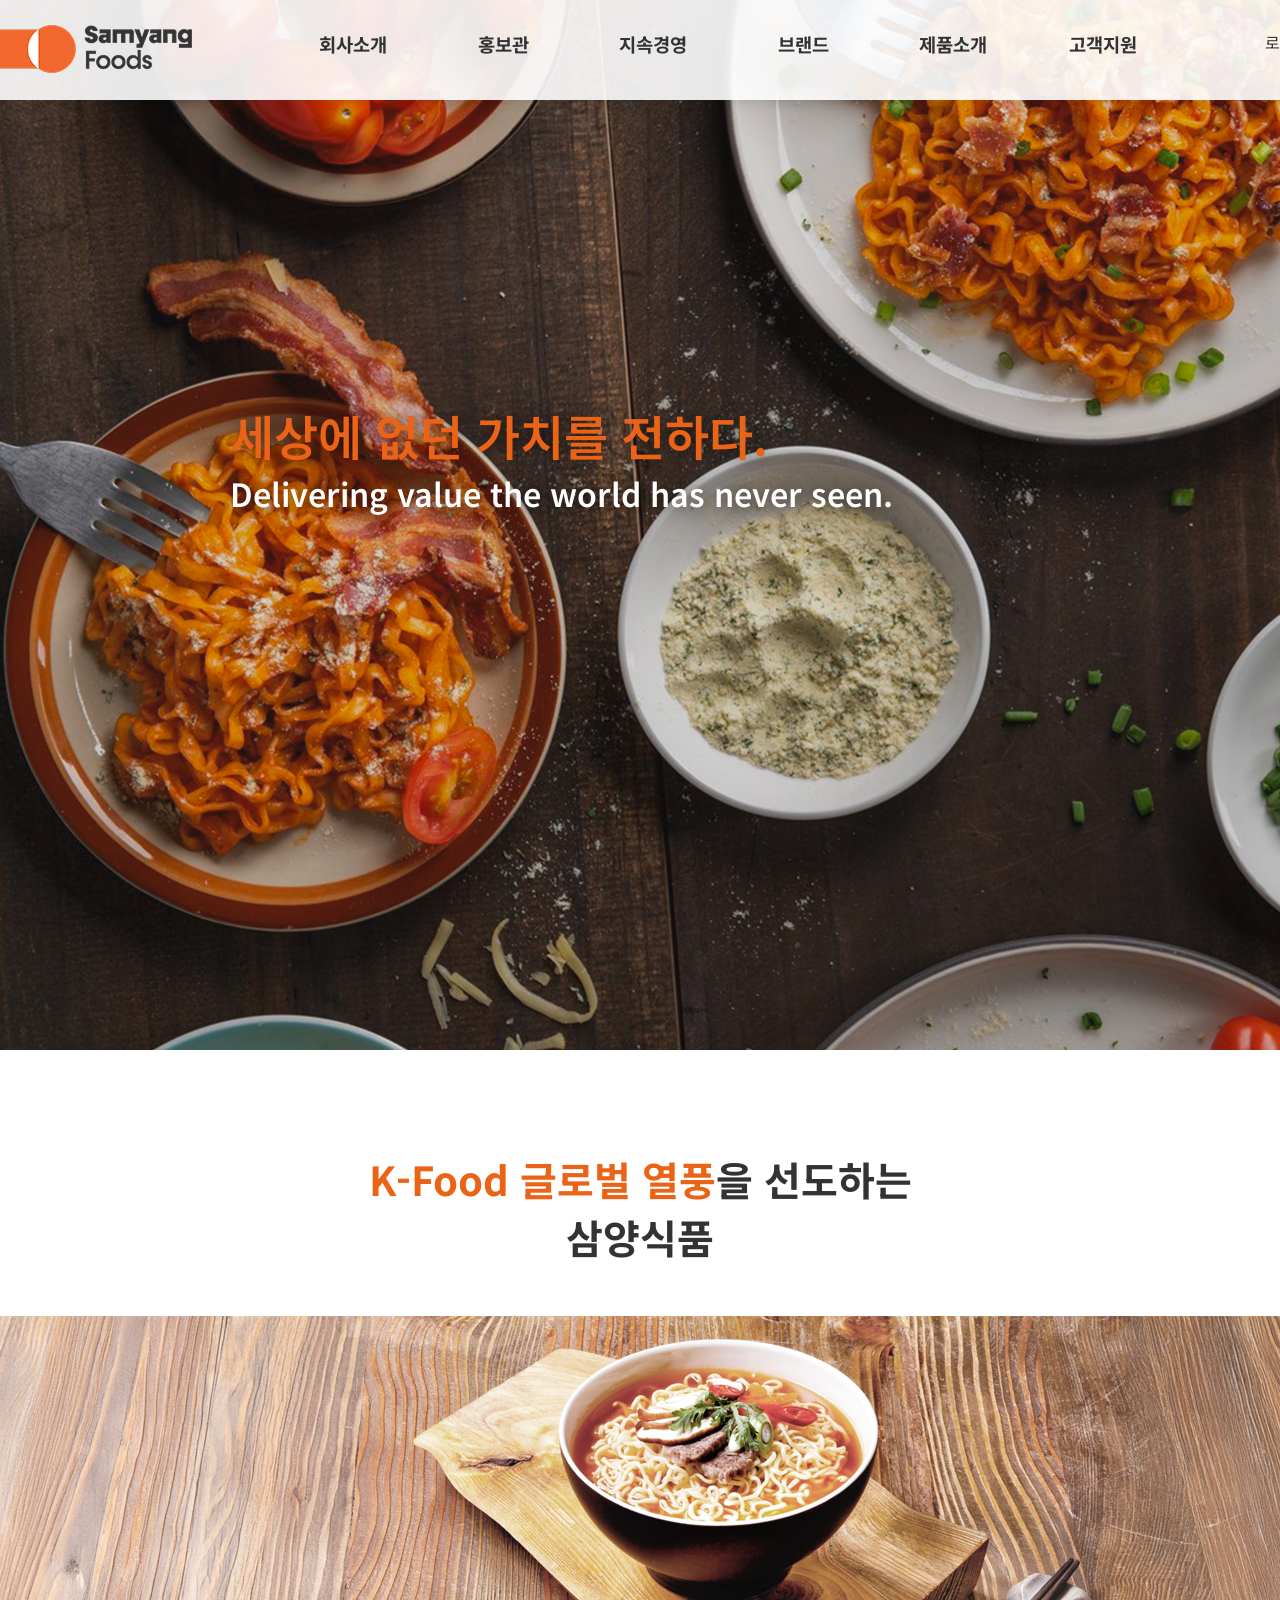
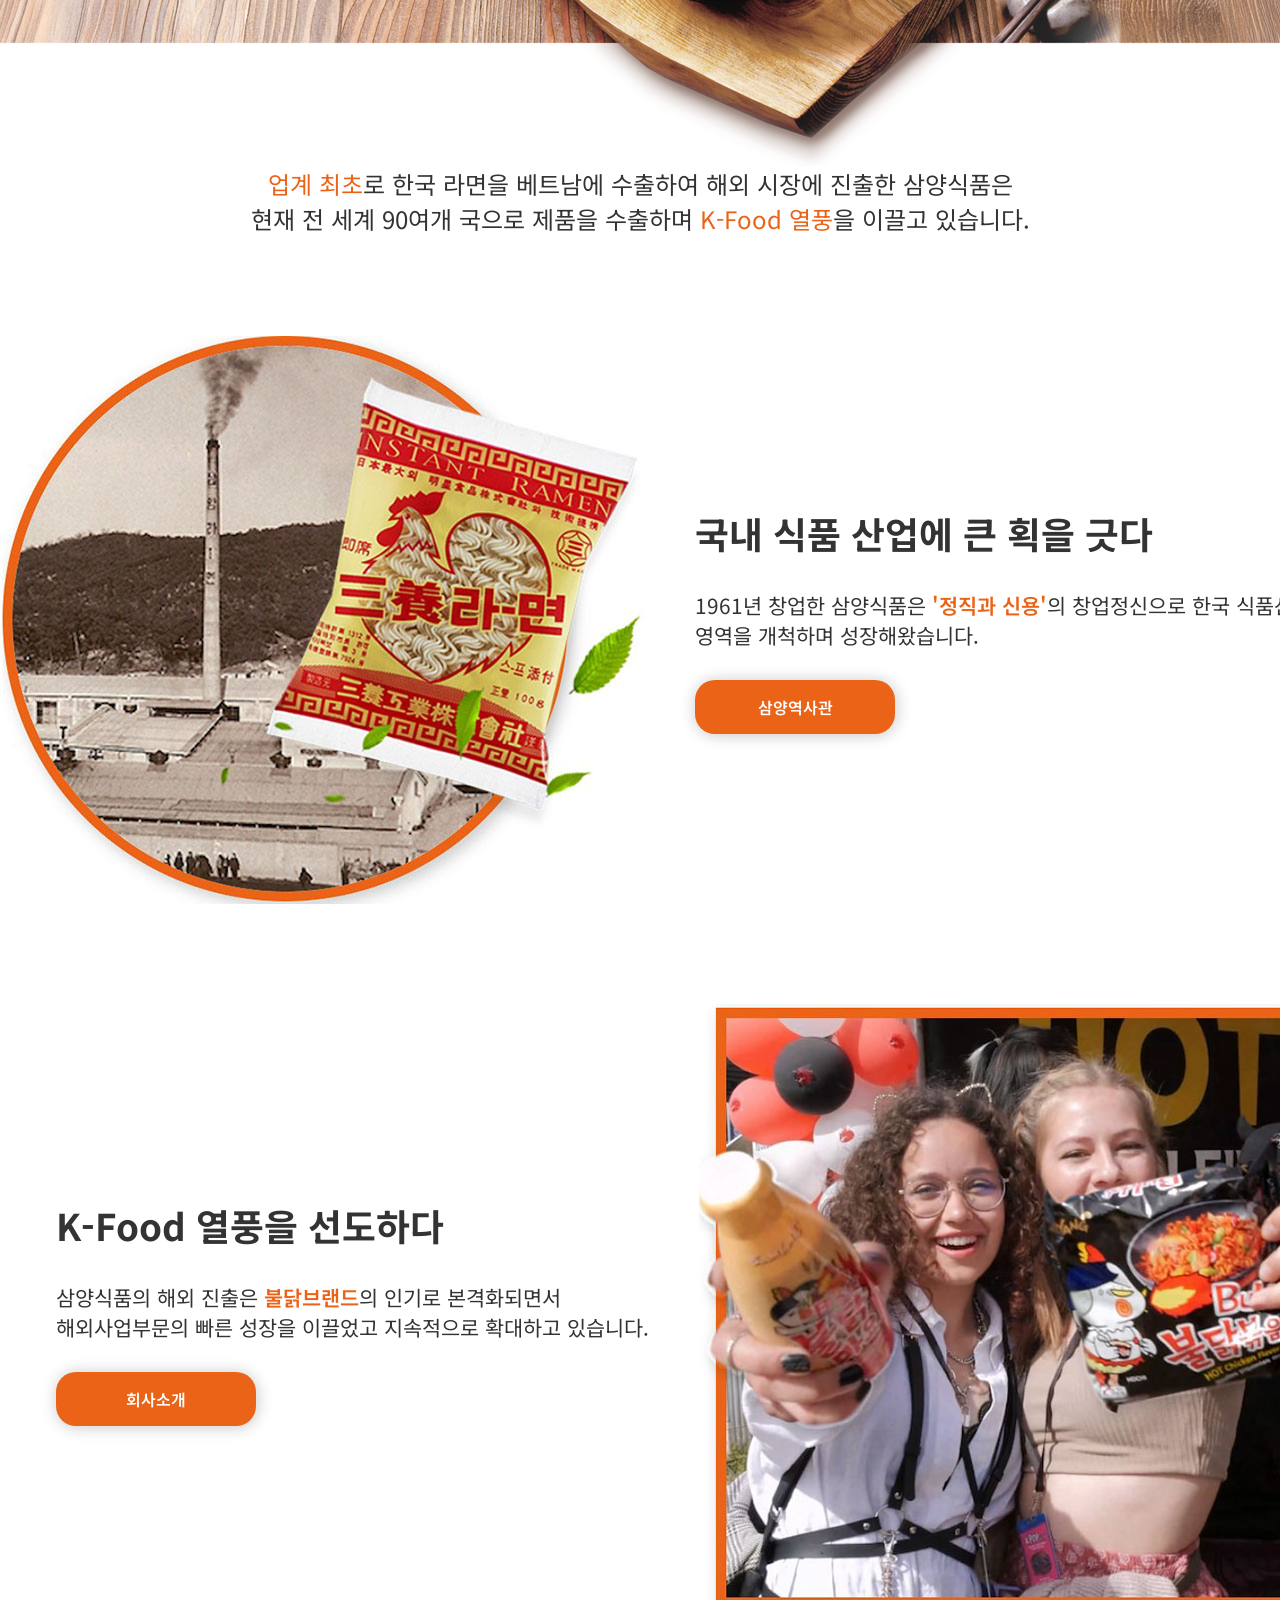
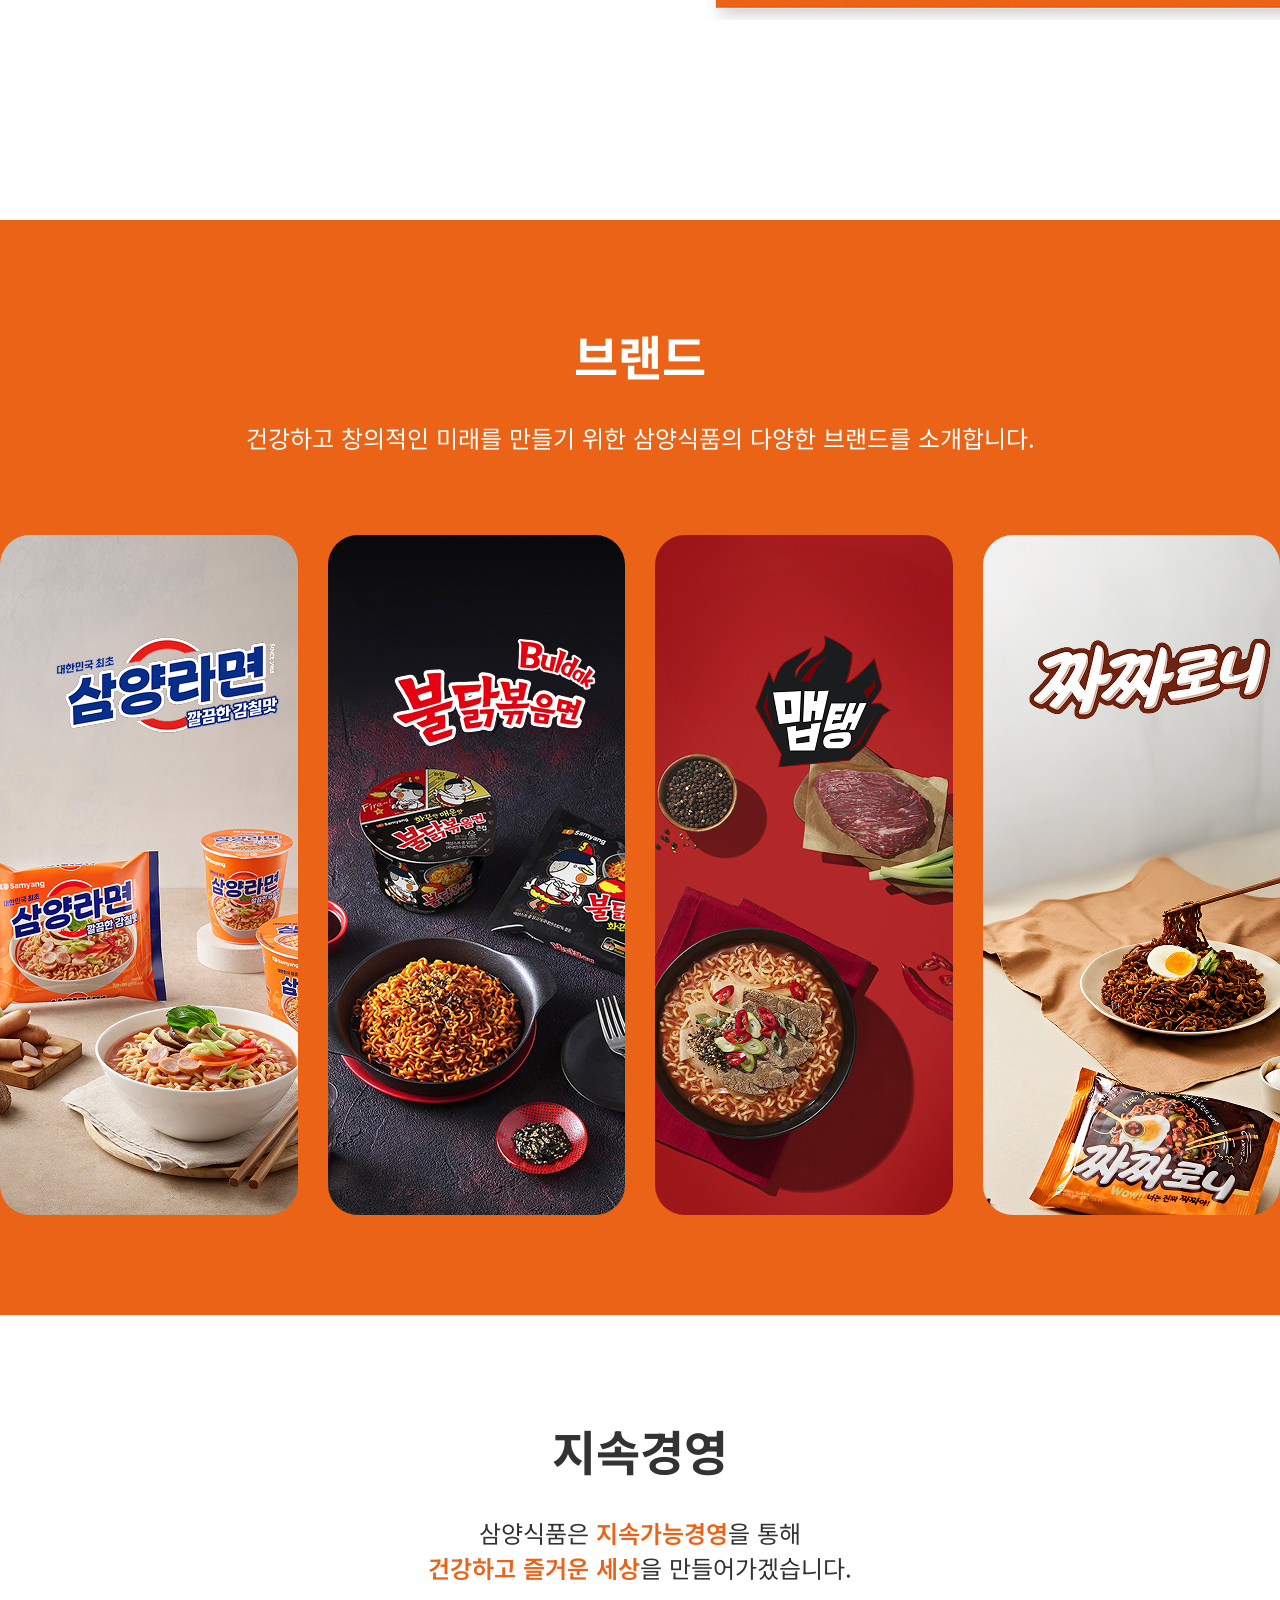
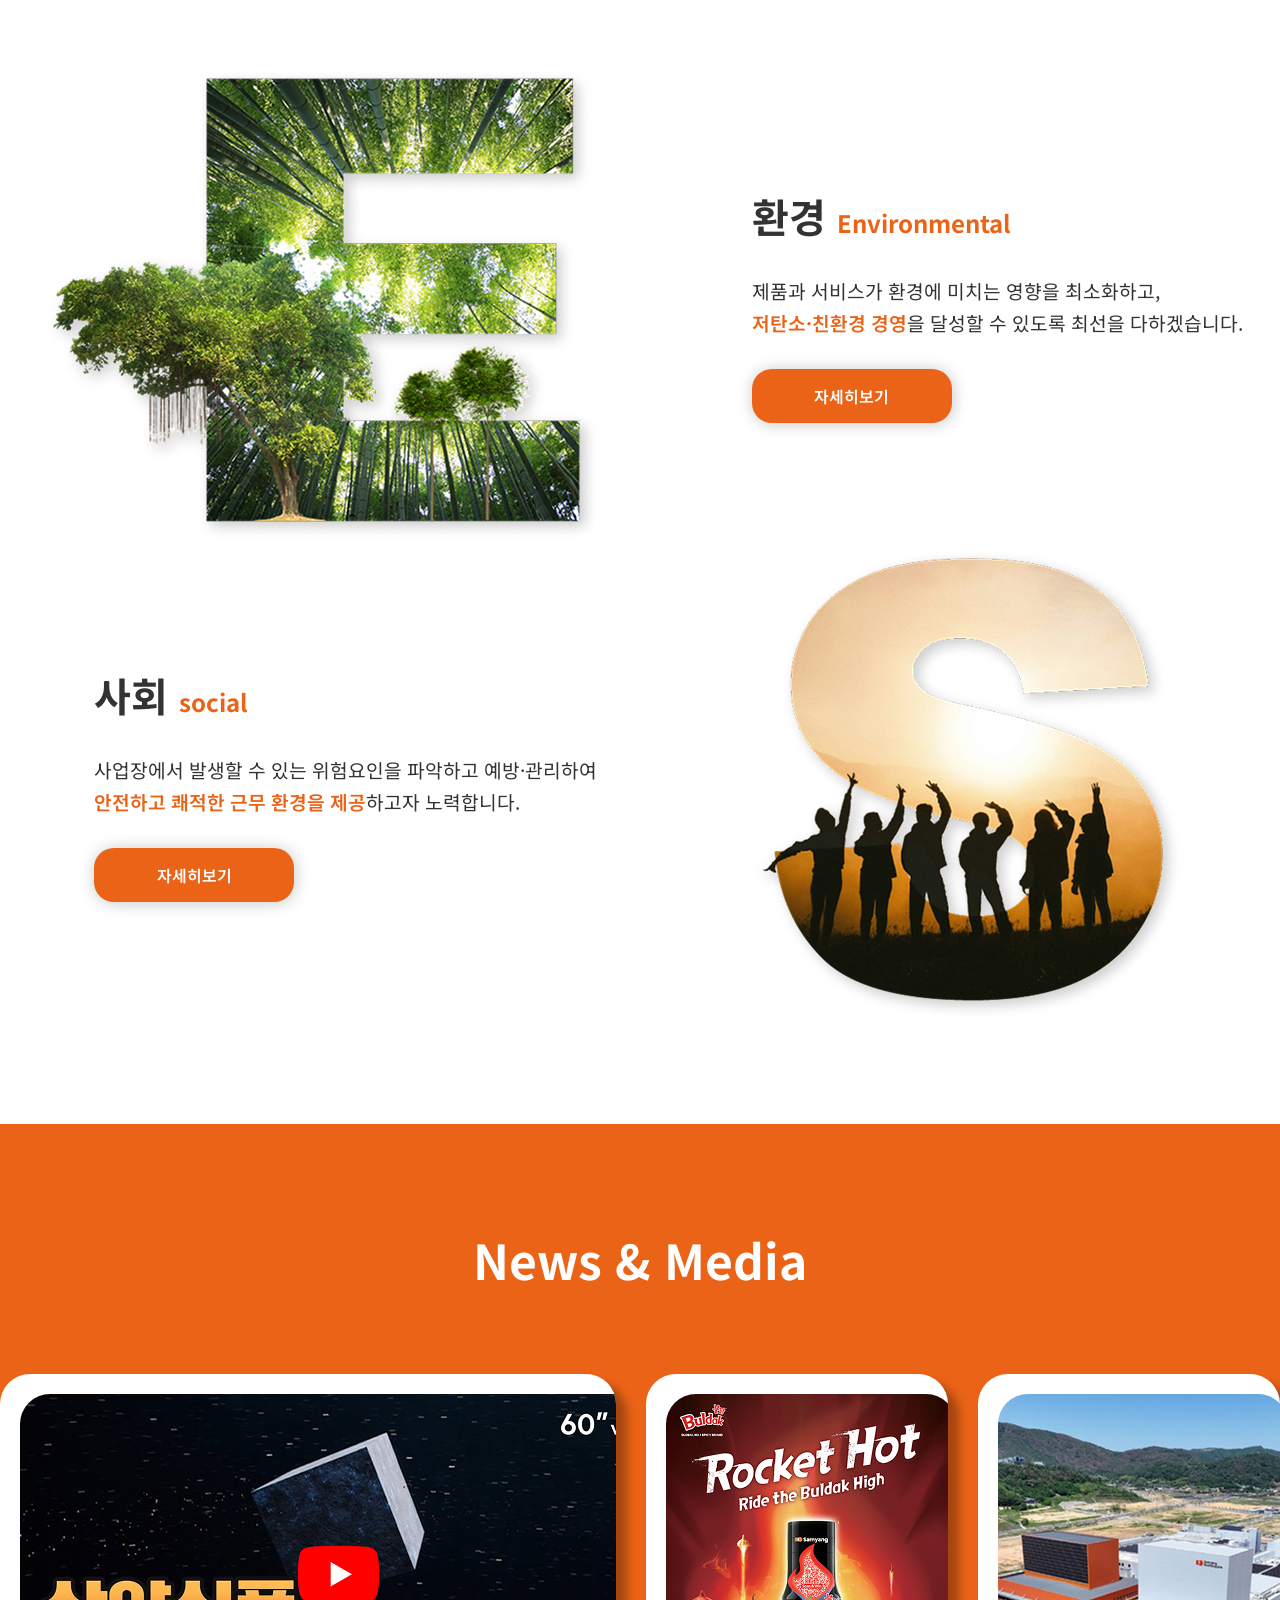
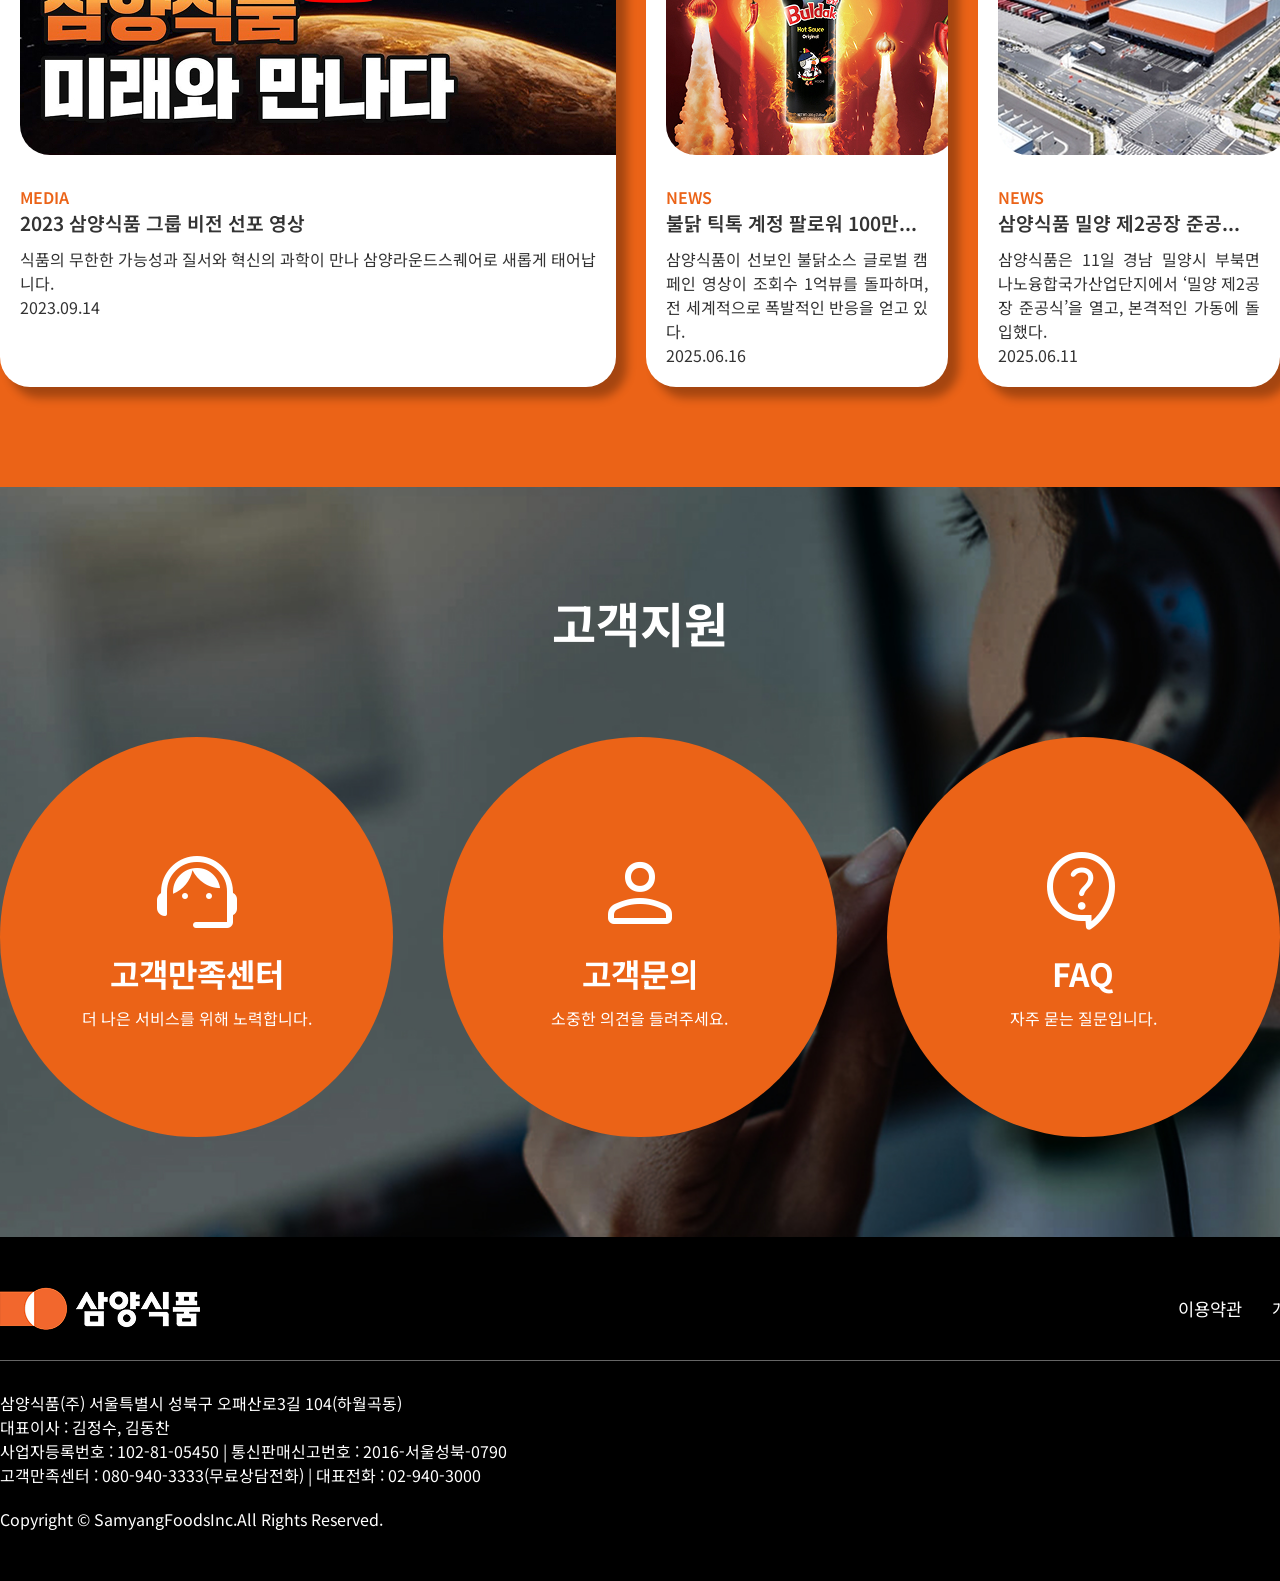
<file: index.html>
<!DOCTYPE html>
<html lang="ko">
<head>
    <meta charset="UTF-8">
    <meta name="viewport" content="width=device-width, initial-scale=1.0">
    <title>삼양식품</title>
    <link rel="stylesheet" href="https://fonts.googleapis.com/css2?family=Material+Symbols+Rounded:opsz,wght,FILL,GRAD@20..48,100..700,0..1,-50..200&icon">
    <link rel="stylesheet" href="./css/common.css">
    <link rel="stylesheet" href="./css/main.css">
</head>
<body>
    <div id="wrap">
        <!-- 헤더영역 -->
        <header id="headerArea">
            <div class="header_inner">
               <h1 class="logo"><a href="./index.html">삼양식품 로고</a></h1>
               <nav id="gnb">
                    <h2 class="hidden">글로벌내비게이션</h2>
                    <ul>
                        <li><h3><a href="#">회사소개</a></h3></li>
                        <li><h3><a href="#">홍보관 </a></h3></li>
                        <li><h3><a href="#">지속경영</a></h3></li>
                        <li><h3><a href="#">브랜드</a></h3></li>
                        <li><h3><a href="#">제품소개</a></h3></li>
                        <li><h3><a href="#">고객지원</a></h3></li>
                    </ul>
                </nav>
                <ul class="top_menu">
                    <li><a href="#">로그인</a></li>
                    <li><a href="#">회원가입</a></li>
                </ul>
            </div>
        </header>

        <!-- 비주얼영역 -->
        <div class="visual">
           <img src="./images/visual_1.jpg" alt="">
           <p>
                <span>세상에 없던 가치를 전하다.</span><br>
                Delivering value the world has never seen. 
           </p>
        </div>

        <!-- 본분영역 -->
        <article id="content">
            <h2 class="hidden">본문콘텐츠영역</h2>
            <!-- 회사소개 -->
            <section class="intro">
                <h3><span>K-Food 글로벌 열풍</span>을 선도하는<br>삼양식품</h3>
                <div class="intro_img"><img src="./images/introduction_top.png" alt=""></div>
                <p class="intro_text">
                    <span>업계 최초</span>로 한국 라면을 베트남에 수출하여 해외 시장에 진출한 삼양식품은<br>
                    현재 전 세계 90여개 국으로 제품을 수출하며 <span>K-Food 열풍</span>을 이끌고 있습니다.
                </p>
                <ul>
                    <li>
                        <div>
                            <img src="./images/inrto_1.jpg" alt="">
                        </div>
                        <div class="intro_1_text">
                            <h4>국내 식품 산업에 큰 획을 긋다</h4>
                            <p>1961년 창업한 삼양식품은 <span>'정직과 신용'</span>의 창업정신으로 한국 식품산업의 새로운 영역을 개척하며 성장해왔습니다.</p>
                            <a href="#" class="btn_more">삼양역사관</a>
                        </div>
                    </li>
                    <li>
                        <div class="intro_2_text">
                            <h4>K-Food 열풍을 선도하다</h4>
                            <p>삼양식품의 해외 진출은 <span>불닭브랜드</span>의 인기로 본격화되면서 <br>
                                해외사업부문의 빠른 성장을 이끌었고 지속적으로 확대하고 있습니다.</p>
                            <a href="#" class="btn_more">회사소개</a>
                        </div>
                        <div>
                            <img src="./images/inrto_2.jpg" alt="">
                        </div>
                    </li>
                </ul>
            </section> 

            <!-- 브랜드 -->
            <section class="brand">
                <h3>브랜드</h3>
                <p class="brand_text">건강하고 창의적인 미래를 만들기 위한 삼양식품의 다양한 브랜드를 소개합니다.</p>
                <ul>
                    <li>
                        <img src="./images/brand_background_1.jpg" alt="">
                        <div>
                            <h4><img src="./images/brand_logo_1.png" alt="삼양라면"></h4>
                            <p>라면의 원조, 삼양라면은<br>기본에 충실한 삼양의 대표 브랜드입니다.</p>
                            <a href="#" class="btn_more">더보기</a>
                        </div>
                    </li>
                    <li>
                        <img src="./images/brand_background_2.jpg" alt="">
                        <div>
                            <h4><img src="./images/brand_logo_2.png" alt="불닭볶음면"></h4>
                            <p>불닭 브랜드가 가야할 성장의 모습은<br>'Global No.1 Spicy Brand' 입니다.</p>
                            <a href="#" class="btn_more">더보기</a>
                        </div>
                    </li>
                    <li>
                        <img src="./images/brand_background_3.jpg" alt="">
                        <div>
                            <h4><img src="./images/brand_logo_3.png" alt="맵탱"></h4>
                            <p>맵콤한 국물이 필요한 순간 맵탱!<br>다채로운 매운맛의 국물 라면입니다.</p>
                            <a href="#" class="btn_more">더보기</a>
                        </div>
                    </li>
                    <li>
                        <img src="./images/brand_background_4.jpg" alt="">
                        <div class="brand_overlay">
                            <h4><img src="./images/brand_logo_4.png" alt="짜짜로니"></h4>
                            <p>1970년, 삼양 짜장면을 시작으로<br>지금까지 이어지는 삼양의 짜장 맛입니다.</p>
                            <a href="#" class="btn_more">더보기</a>
                        </div>
                    </li>
                </ul>
            </section> 

            <!-- 지속경영 -->
            <section class="business">
                <h3>지속경영</h3>
                <p class="business_text">삼양식품은 <span>지속가능경영</span>을 통해<br><span>건강하고 즐거운 세상</span>을 만들어가겠습니다.</p>
                <ul>
                    <li>
                        <img src="./images/business_1.png" alt="">
                        <div>
                            <h4>환경 <span>Environmental</span></h4>
                            <p>제품과 서비스가 환경에 미치는 영향을 최소화하고,<br><span>저탄소&middot;친환경 경영</span>을 달성할 수 있도록 최선을 다하겠습니다.</p>
                            <a href="#" class="btn_more">자세히보기</a>
                        </div>
                    </li>
                    <li>
                        <div>
                            <h4>사회 <span>social </span></h4>
                            <p>사업장에서 발생할 수 있는 위험요인을 파악하고 예방&middot;관리하여<br><span>안전하고 쾌적한 근무 환경을 제공</span>하고자 노력합니다.</p>
                            <a href="#" class="btn_more">자세히보기</a>
                        </div>
                        <img src="./images/business_2.png" alt="">
                    </li>
                </ul>
            </section> 

            <!-- News & Media 섹션 -->
            <section class="news_media">
                <h3>News &amp; Media</h3>
                <ul>
                    <li>
                        <a href="#">
                            <img src="./images/media_thumbnail.jpg" alt="">
                            <dl>
                                <dt><span>MEDIA</span>2023 삼양식품 그룹 비전 선포 영상</dt>
                                <dd>식품의 무한한 가능성과 질서와 혁신의 과학이 만나 삼양라운드스퀘어로 새롭게 태어납니다.</dd>
                                <dd>2023.09.14</dd>
                            </dl>
                        </a>
                    </li>
                    <li>
                        <a href="#">
                            <img src="./images/news1_thumbnail.jpg" alt="">
                            <dl>
                                <dt><span>NEWS</span>불닭 틱톡 계정 팔로워 100만...</dt>
                                <dd>삼양식품이 선보인 불닭소스 글로벌 캠페인 영상이 조회수 1억뷰를 돌파하며, 전 세계적으로 폭발적인 반응을 얻고 있다.</dd>
                                <dd>2025.06.16</dd>
                            </dl>
                        </a>
                    </li>
                    <li>
                        <a href="#">
                            <img src="./images/news2_thumbnail.jpg" alt="">
                            <dl>
                                <dt><span>NEWS</span>삼양식품 밀양 제2공장 준공...</dt>
                                <dd>삼양식품은 11일 경남 밀양시 부북면 나노융합국가산업단지에서 ‘밀양 제2공장 준공식’을 열고, 본격적인 가동에 돌입했다.</dd>
                                <dd>2025.06.11</dd>
                            </dl>
                        </a>
                    </li>
                </ul>
            </section>

            <!-- 고객지원 섹션 -->
            <section class="support">
                <h3>고객지원</h3>
                <ul>
                    <li>
                        <a href="#">
                            <span class="material-symbols-rounded">support_agent</span>
                            <h4>고객만족센터</h4>
                            <p>더 나은 서비스를 위해 노력합니다.</p>
                        </a>
                    </li>
                    <li>
                        <a href="#">
                            <span class="material-symbols-rounded">person</span>
                            <h4>고객문의</h4>
                            <p>소중한 의견을 들려주세요.</p>
                        </a>  
                    </li>
                    <li>
                        <a href="#">
                            <span class="material-symbols-rounded">contact_support</span>
                            <h4>FAQ</h4>
                            <p>자주 묻는 질문입니다.</p>
                        </a>
                    </li>
                </ul>
            </section>
        </article>

        <!-- 푸터영역 -->
        <footer id="footerArea">
            <div class="footer_inner">
                <div class="footer_top">
                    <img src="./images/logo_bottom.png" alt="삼양식품하단로고">
                    <ul class="bottom_menu">
                        <li><a href="#">이용약관</a></li>
                        <li><a href="#">개인정보처리방침</a></li>
                    </ul>
                </div>

                <address>
                    삼양식품(주) 서울특별시 성북구 오패산로3길 104(하월곡동)<br>
                    대표이사 : 김정수, 김동찬<br>
                    사업자등록번호 : 102-81-05450 | 통신판매신고번호 : 2016-서울성북-0790<br>
                    고객만족센터 : 080-940-3333(무료상담전화) | 대표전화 : 02-940-3000
                </address>
                <p>Copyright &copy; SamyangFoodsInc.All Rights Reserved.</p>
            </div>
        </footer>
    </div>
</body>
</html>
</file>
<file: css/common.css>
@import url('https://fonts.googleapis.com/css2?family=Noto+Sans+KR:wght@100..900&display=swap');
@import url('https://fonts.googleapis.com/css2?family=Roboto:wght@100..900&display=swap');
/* font-family: "Noto Sans KR", sans-serif; */
/* font-family: "Roboto", sans-serif; */


*{margin: 0; padding: 0;}
html{font-size: 16px;}
body{color: #333; font-family: "Noto Sans KR", sans-serif;}
ul,ol{list-style: none;}
img{border: 0; vertical-align: top;}
a{color: #333; text-decoration: none;display: block;}
address{font-style: normal}
.hidden{display: block; position: absolute;
  left: -1000%; width: 1px; height: 1px;
  overflow: hidden; color: #fff}
.material-symbols-outlined {
  font-variation-settings:
  'FILL' 0,
  'wght' 400,
  'GRAD' 0,
  'opsz' 24
}
</file>
<file: css/main.css>
#wrap{width: 100%; overflow: hidden;}

/* 공통 */
.btn_more{
    width: 200px;
    text-align: center;
    color: #fff;
    background:#EB6317;
    font-size: 1rem;
    font-weight: 600;
    padding:15px 0;
    border-radius: 20px;
    box-shadow: 1px 1px 15px 1px rgba(0, 0, 0, 0.2);
    transition: all .5s ease-out;
}
.btn_more:hover{color: #EB6317; background: #fff;}

/* 헤더 영역 */
#headerArea{
    background: rgba(255,255,255,.9);
    box-shadow:0px 1px 10px 1px rgba(0, 0, 0, 0.1);
    width: 100%;
    height: 100px;
    overflow: hidden;
    position: fixed;
    z-index: 100;
}
#headerArea .header_inner {
    width: 1400px;
    margin: 0 auto;
    display: flex;
    justify-content: space-between;
}
#headerArea .logo{margin-top: 25px;}
#headerArea .logo a{
    width: 192px; 
    height: 48px;
    background: url(../images/logo_top.png);
    text-indent: -999px;
    overflow: hidden;
 }
#headerArea #gnb{width: 900px;}
#headerArea #gnb ul{display: flex;}
#headerArea #gnb ul li{width:16.66%;text-align: center;}
#headerArea #gnb ul li a{padding: 30px 0;}
#headerArea .top_menu{display: flex;gap: 30px;}
#headerArea .top_menu a{padding: 30px 0;}

/* 비주얼 영역 */
.visual{width: 100%;position: relative;}
.visual p{
    position: absolute;
    left: 18%;
    top: 400px;
    font-size: 2rem;
    color: #fff;
    text-shadow: 2px 2px 15px rgba(0, 0, 0, .5);
    font-weight: 600;
}
.visual p span{color: #EB6317;font-size: 3rem;}


/* 본문영역 */

/* 회사소개 영역 */
.intro{padding: 100px 0;}
.intro h3{
    font-size: 2.5rem;
    text-align: center;
    margin-bottom: 50px;
}
.intro h3 span{color: #EB6317;}
.intro .intro_img{text-align: center;}
.intro .intro_text{font-size: 1.5rem; text-align: center; margin-bottom:100px;}
.intro .intro_text span{color: #EB6317;}
.intro li{
    width: 1400px;
    margin:0 auto 100px;
    display: flex;
    justify-content: center;
    align-items: center;
    gap: 50px;
}
.intro ul li h4{font-size: 2.3rem;margin-bottom: 30px;}
.intro ul li p{font-size: 1.3rem;margin-bottom: 30px;}
.intro ul li p span{color: #EB6317; font-weight: 600;}


/* 브랜드 */
.brand{background: #EB6317;padding: 100px 0;}
.brand h3{font-size: 3rem;
    text-align: center; 
    color: #fff;
    margin-bottom:30px;}
.brand .brand_text{font-size: 1.5rem; color: #fff; 
    text-align: center;margin-bottom: 80px;}
.brand ul{
    display: flex;
    justify-content: center;
    gap: 30px;
}
.brand ul li{
    width: 335px; height: 680px; 
    border-radius: 30px;
    overflow: hidden; position: relative;
}
.brand ul li div{
   width: 335px; height: 680px; 
   position: absolute; left:0; top:0;
   transition: all .5s ease-out;
}
.brand ul li div h4{text-align: center; margin: 100px 0;transition: all .5s ease-out;}
.brand ul li div p{font-size:1rem;opacity: 0;color: #fff ;text-align: center ;
    margin-bottom: 30px;
    transition: all .5s ease-out;
}
.brand ul li div .btn_more{margin: 0 auto; opacity: 0;transition: all .5s ease-out;}

.brand ul li div:hover{background: rgba(0,0,0,.6); }
.brand ul li div:hover h4{transform: scale(1.2);}
.brand ul li div:hover p{opacity: 1;}
.brand ul li div:hover .btn_more{opacity: 1;}

/* 지속경역 */
.business{padding: 100px 0;}
.business h3{font-size: 3rem;
    text-align: center; 
    color: #333;
    margin-bottom:30px;}
.business .business_text{font-size: 1.5rem; color: #333; 
    text-align: center;margin-bottom: 80px;}
.business p span{color: #EB6317; font-weight: 600;}
.business li{
    display: flex;
    justify-content: center;
    align-items: center;
    gap:150px;
}
.business li h4{font-size: 2.5rem;margin-bottom: 30px;}
.business li h4 span{font-size: 1.5rem; color: #EB6317;}
.business li p{font-size: 1.2rem; line-height: 2rem;margin-bottom: 30px;}

/* News & Media 섹션 */
.news_media{padding: 100px 0; background: #EB6317;}
.news_media h3{font-size: 3rem;
    text-align: center; 
    color: #fff;
    margin-bottom:80px;
}
.news_media ul{
   display: flex;
   justify-content: center;
   gap: 30px;
}
.news_media li{padding: 20px; border-radius: 30px; overflow: hidden;
     background: #fff; box-shadow: 10px 10px 10px 1px rgba(0,0,0,.3);
}
.news_media li img{border-radius: 30px; margin-bottom: 30px;}
.news_media li:nth-of-type(1){width: 638px;}
.news_media li:nth-of-type(2){width: 290px;}
.news_media li:nth-of-type(3){width: 290px;}
.news_media li dt{font-size: 1.2rem; font-weight: 600; margin-bottom: 10px;}
.news_media li dt span{font-size: 1rem; color: #EB6317; display: block;}
.news_media li dd{line-height: 1.5rem; text-align: justify;}

/* 고객지원 */
.support{
    width: 100%; 
    padding: 100px 0;
    background: url(../images/support_background.jpg) center no-repeat;
    background-size: cover;
}
.support h3{font-size: 3rem;
    text-align: center; 
    color: #fff;
    margin-bottom:80px;
}
.support ul{
    display: flex;
    justify-content: center;
    gap: 50px;
}
.support ul li{
    width: 400px; height: 400px;
    background: #EB6317;
    border-radius: 50%;
    overflow: hidden;
}
.support ul li a{
    width: 100%; height: 100%;
    display: flex;
    flex-direction: column;
    justify-content: center;
    gap:10px;
    text-align: center;
    color: #fff;
    transition: all .5s ease-out;
}
.support ul li a:hover{background: #fff; color: #EB6317;}
.support ul li a span{font-size: 6rem;}
.support ul li a h4{font-size: 2rem;}

/* 푸터 영역 */
#footerArea{
    background: #000;
    color: #fff;
    padding: 50px 0;
}
#footerArea .footer_inner {
    width: 1400px;
    margin: 0 auto;
}
#footerArea .footer_top{
    display: flex;
    justify-content: space-between;
    align-items: center;
    border-bottom: 1px solid #666;
    padding-bottom: 30px;
    margin-bottom: 30px;
}
#footerArea .footer_top .bottom_menu{
    display: flex;
    gap: 30px;
    font-size: 1.1rem;
    font-weight: 400;
}
#footerArea .footer_top .bottom_menu a{color: #fff;}
#footerArea address{line-height: 1.5rem; margin-bottom: 20px;}
</file>
